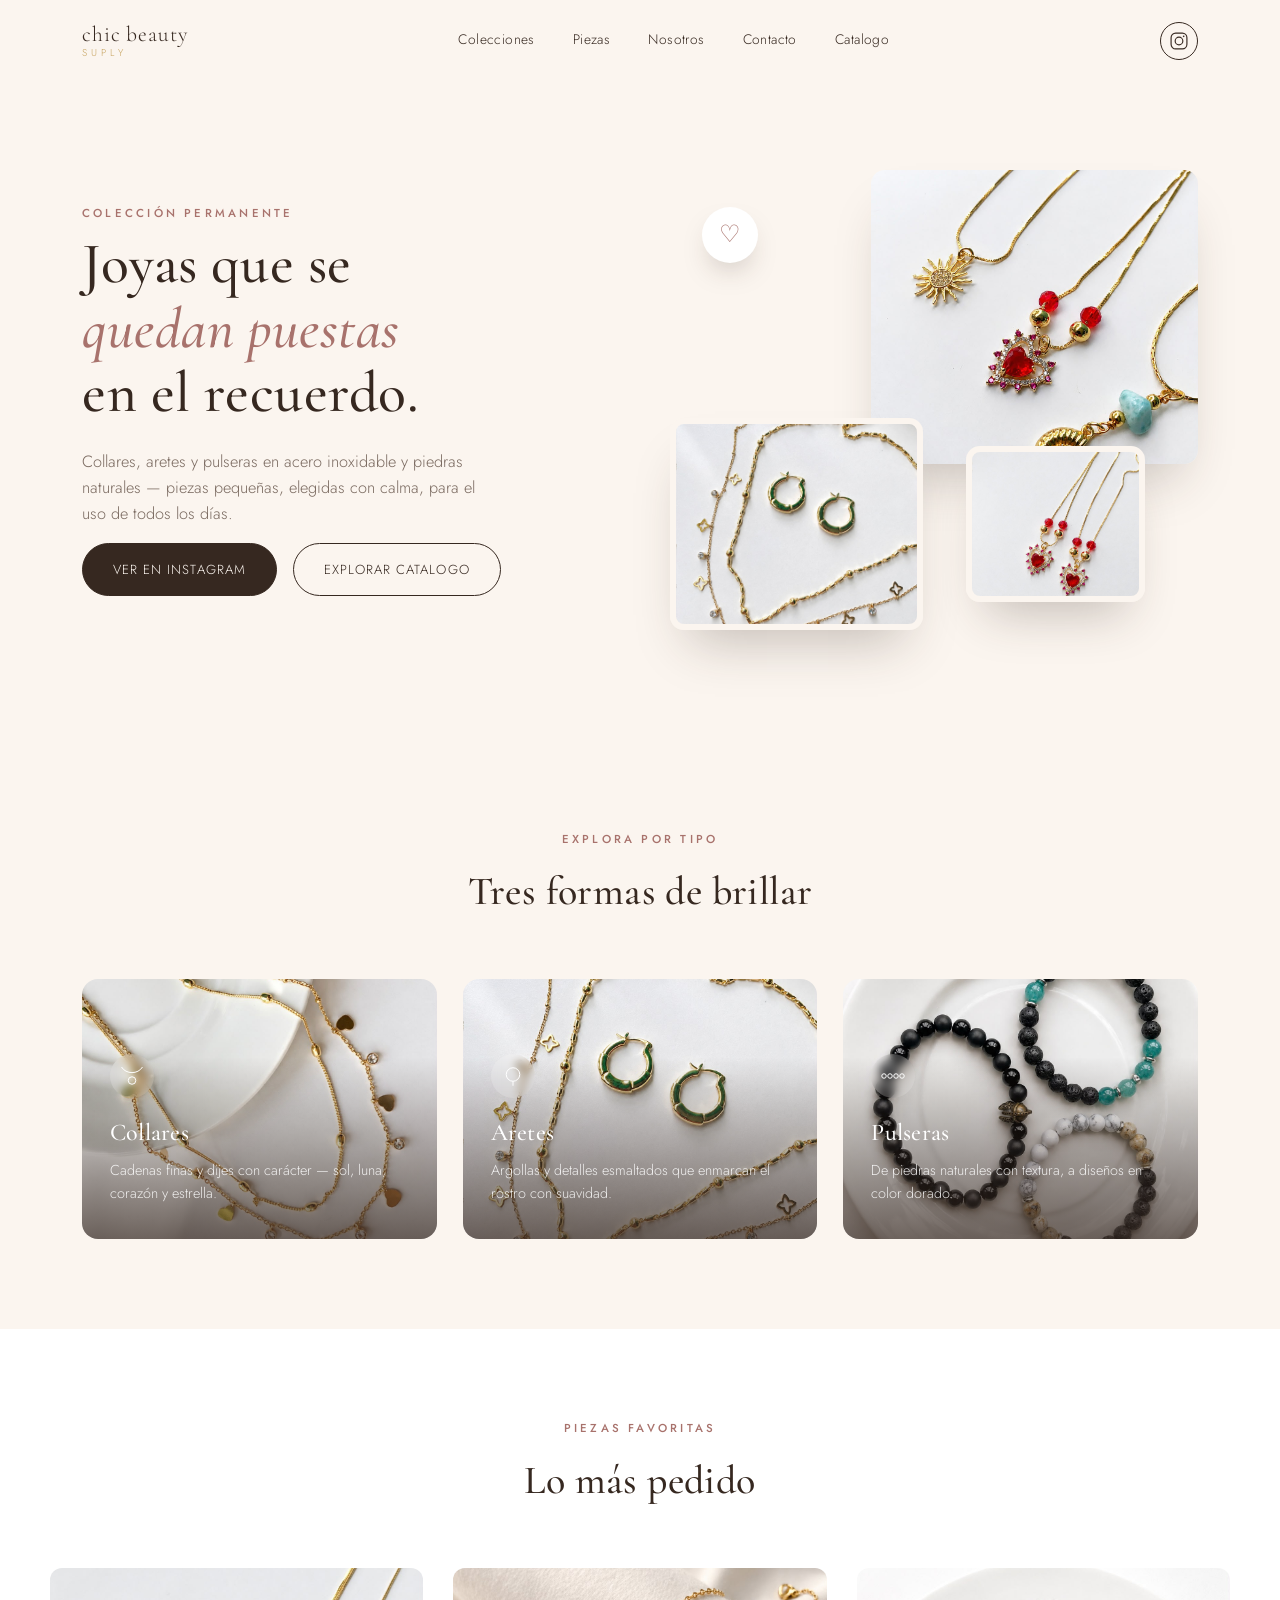
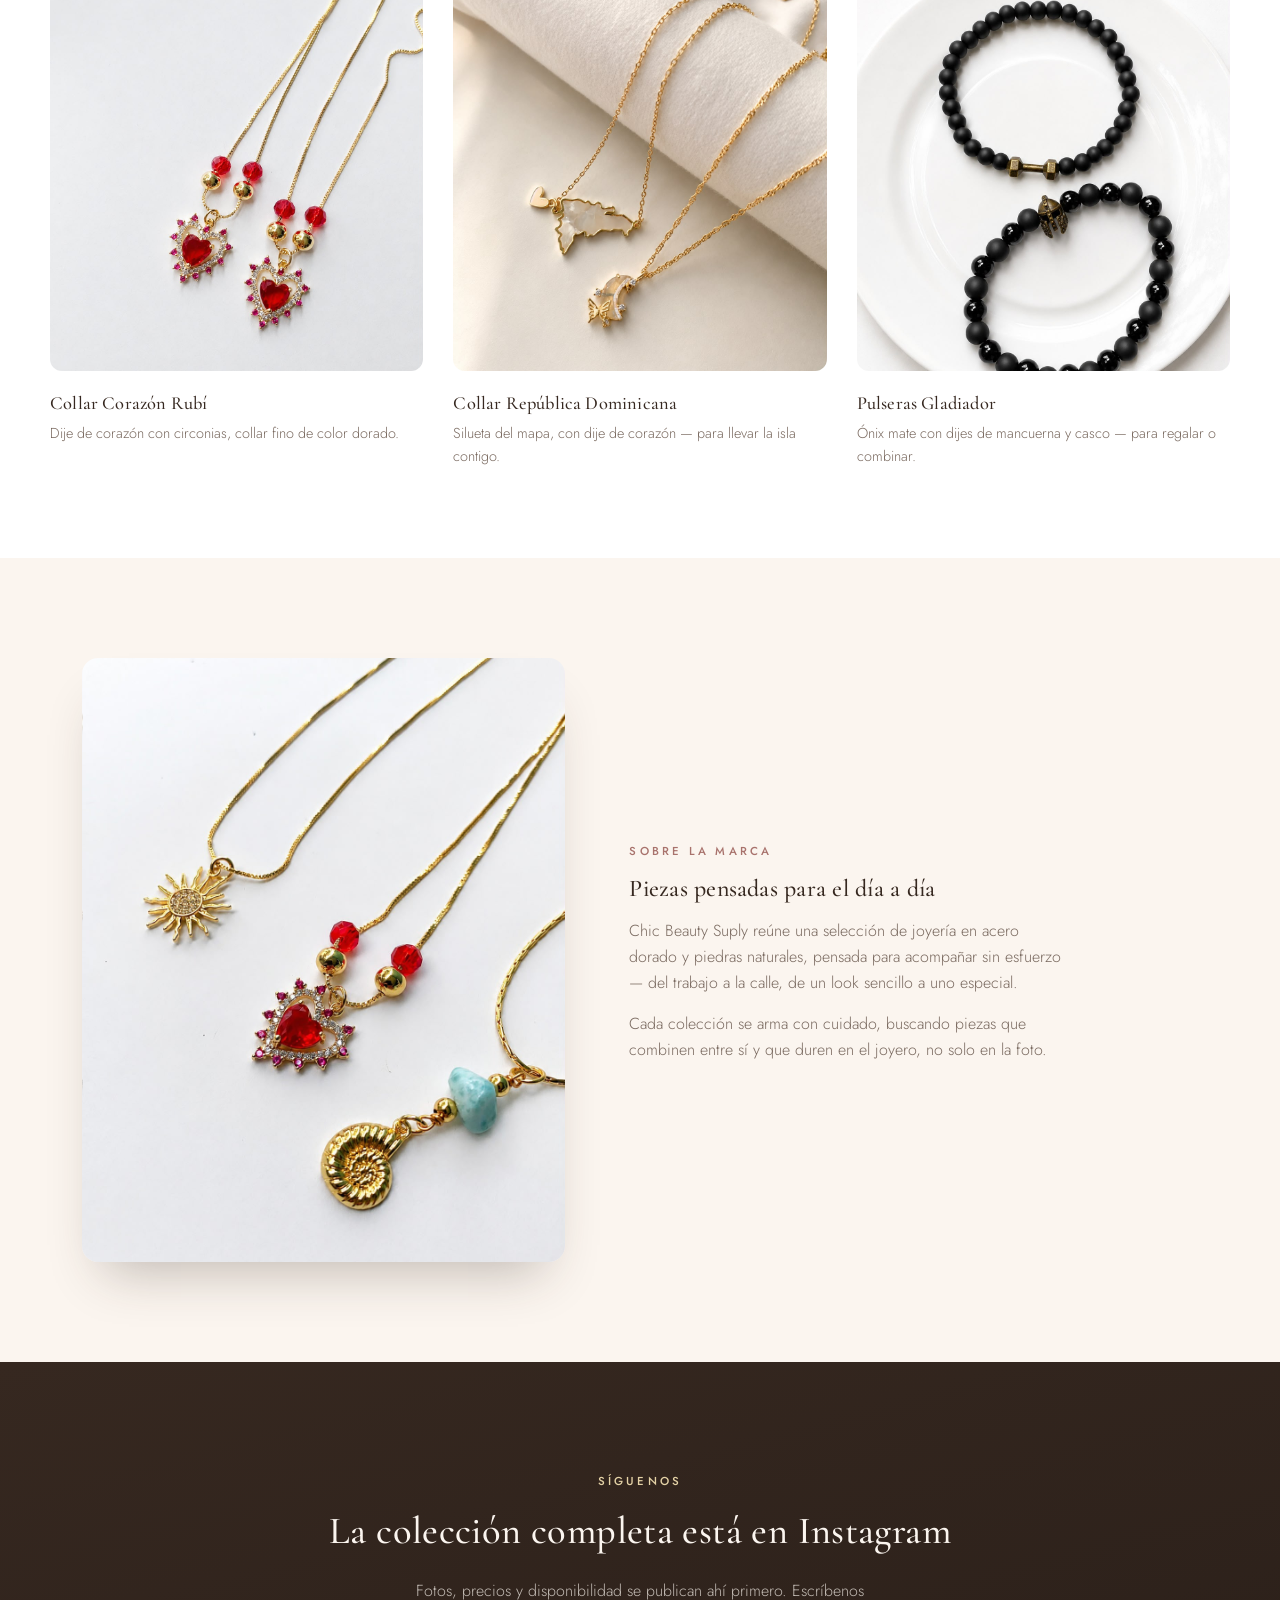
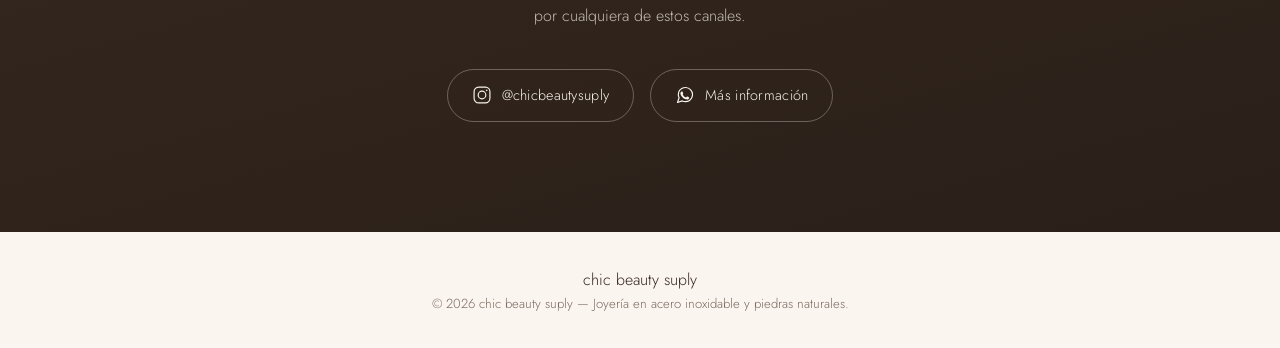
<file: index.html>
<!DOCTYPE html>
<html lang="es">
<head>
<meta charset="UTF-8">
<meta name="viewport" content="width=device-width, initial-scale=1.0">
<title>Joyería - Chic Beauty Suply</title>
<meta name="description" content="chic beauty suply — collares, aretes y pulseras en acero dorado y piedras naturales. Descubre la colección y síguenos en Instagram.">


<link rel="preconnect" href="https://fonts.googleapis.com">
<link rel="preconnect" href="https://fonts.gstatic.com" crossorigin>
<link href="https://fonts.googleapis.com/css2?family=Cormorant+Garamond:ital,wght@0,400;0,500;0,600;1,500&family=Jost:wght@300;400;500;600&display=swap" rel="stylesheet">

<link rel="stylesheet" href="styles.css">
<link rel="shortcut icon" href="images/favicon.ico" type="image/x-icon">
</head>
<body>

<!-- ===== Hilo dorado decorativo (motivo firma) ===== -->
<svg class="thread" width="3" height="100%" viewBox="0 0 3 3000" preserveAspectRatio="none" aria-hidden="true">
  <path id="threadPath" d="M1.5 0 L1.5 3000" stroke="url(#threadGradient)" stroke-width="1.5" fill="none" stroke-linecap="round"/>
  <defs>
    <linearGradient id="threadGradient" x1="0" y1="0" x2="0" y2="1">
      <stop offset="0%" stop-color="#C6A25D" stop-opacity="0"/>
      <stop offset="8%" stop-color="#C6A25D" stop-opacity="0.55"/>
      <stop offset="92%" stop-color="#C6A25D" stop-opacity="0.55"/>
      <stop offset="100%" stop-color="#C6A25D" stop-opacity="0"/>
    </linearGradient>
  </defs>
</svg>

<header class="nav" id="nav">
  <div class="nav-inner">
    <a href="#top" class="wordmark">
      <span class="wordmark-top">chic beauty</span>
      <span class="wordmark-bottom">suply</span>
    </a>
    <nav class="nav-links">
      <a href="#colecciones">Colecciones</a>
      <a href="#destacadas">Piezas</a>
      <a href="#nosotros">Nosotros</a>
      <a href="#contacto">Contacto</a>
      <a href="catalogo.html">Catalogo</a>
    </nav>
    <a class="nav-ig" href="#contacto" aria-label="Instagram">
      <svg viewBox="0 0 24 24" width="20" height="20" fill="none" stroke="currentColor" stroke-width="1.4">
        <rect x="2.5" y="2.5" width="19" height="19" rx="5.5"/>
        <circle cx="12" cy="12" r="4.6"/>
        <circle cx="17.6" cy="6.4" r="1" fill="currentColor" stroke="none"/>
      </svg>
    </a>
  </div>
</header>

<section class="hero" id="top">
  <div class="hero-inner">
    <div class="hero-text reveal">
      <p class="eyebrow">Colección permanente</p>
      <h1>Joyas que se<br><em>quedan puestas</em><br>en el recuerdo.</h1>
      <p class="hero-sub">Collares, aretes y pulseras en acero inoxidable y piedras naturales — piezas pequeñas, elegidas con calma, para el uso de todos los días.</p>
      <div class="hero-cta">
        <a href="#contacto" class="btn btn-primary">Ver en Instagram</a>
        <a href="catalogo.html" class="btn btn-ghost">Explorar catalogo</a>
      </div>
    </div>

    <div class="hero-collage reveal" aria-hidden="true">
      <div class="collage-item item-1" style="--img:url('images/collar-corazon-sol-argolla.jpeg')"></div>
      <div class="collage-item item-2" style="--img:url('images/aretes-y-collar.jpeg')"></div>
      <div class="collage-item item-3" style="--img:url('images/collares-de-corazon.jpeg')"></div>
      <div class="charm charm-heart">♡</div>
    </div>
  </div>
</section>

<!-- ===== COLECCIONES ===== -->
<section class="collections" id="colecciones">
  <div class="section-head reveal">
    <p class="eyebrow">Explora por tipo</p>
    <h2>Tres formas de brillar</h2>
  </div>

  <div class="collection-grid">
    <a class="collection-card reveal" href="#destacadas" style="--img:url('images/collar.jpeg')">
      <span class="collection-icon">
        <svg viewBox="0 0 40 40" width="30" height="30" fill="none" stroke="currentColor" stroke-width="1.3"><path d="M6 8c6 10 22 10 28 0" /><circle cx="20" cy="26" r="5"/></svg>
      </span>
      <h3>Collares</h3>
      <p>Cadenas finas y dijes con carácter — sol, luna, corazón y estrella.</p>
    </a>

    <a class="collection-card reveal" href="#destacadas" style="--img:url('images/aretes-y-collar.jpeg')">
      <span class="collection-icon">
        <svg viewBox="0 0 40 40" width="30" height="30" fill="none" stroke="currentColor" stroke-width="1.3"><circle cx="20" cy="18" r="9"/><path d="M20 27v6"/></svg>
      </span>
      <h3>Aretes</h3>
      <p>Argollas y detalles esmaltados que enmarcan el rostro con suavidad.</p>
    </a>

    <a class="collection-card reveal" href="#destacadas" style="--img:url('images/pulseras.jpeg')">
      <span class="collection-icon">
        <svg viewBox="0 0 40 40" width="30" height="30" fill="none" stroke="currentColor" stroke-width="1.3"><circle cx="8" cy="20" r="3"/><circle cx="16" cy="20" r="3"/><circle cx="24" cy="20" r="3"/><circle cx="32" cy="20" r="3"/></svg>
      </span>
      <h3>Pulseras</h3>
      <p>De piedras naturales con textura, a diseños en color dorado.</p>
    </a>
  </div>
</section>

<!-- ===== DESTACADAS ===== -->
<section class="featured" id="destacadas">
  <div class="section-head reveal">
    <p class="eyebrow">Piezas favoritas</p>
    <h2>Lo más pedido</h2>
  </div>

  <div class="featured-grid">    

    <article class="product reveal">
      <div class="product-img" style="--img:url('images/collares-de-corazon.jpeg')"></div>
      <div class="product-info">
        <h3>Collar Corazón Rubí</h3>
        <p>Dije de corazón con circonias, collar fino de color dorado.</p>
      </div>
    </article>

    <article class="product reveal">
      <div class="product-img" style="--img:url('images/collar-rd-y-luna.jpeg')"></div>
      <div class="product-info">
        <h3>Collar República Dominicana</h3>
        <p>Silueta del mapa, con dije de corazón — para llevar la isla contigo.</p>
      </div>
    </article>
    </article>

    <article class="product reveal">
      <div class="product-img" style="--img:url('images/pulseras-gladiador.jpeg')"></div>
      <div class="product-info">
        <h3>Pulseras Gladiador</h3>
        <p>Ónix mate con dijes de mancuerna y casco — para regalar o combinar.</p>
      </div>
    </article>

  </div>
</section>

<section class="about" id="nosotros">
  <div class="about-inner">
    <div class="about-frame reveal" style="--img:url('images/collar-corazon-sol-argolla.jpeg')"></div>
    <div class="about-text reveal">
      <p class="eyebrow">Sobre la marca</p>
      <h2>Piezas pensadas para el día a día</h2>
      <p>Chic Beauty Suply reúne una selección de joyería en acero dorado y piedras naturales, pensada para acompañar sin esfuerzo — del trabajo a la calle, de un look sencillo a uno especial.</p>
      <p>Cada colección se arma con cuidado, buscando piezas que combinen entre sí y que duren en el joyero, no solo en la foto.</p>
    </div>
  </div>
</section>

<!-- ===== CONTACTO / REDES ===== -->
<section class="social" id="contacto">
  <div class="social-inner reveal">
    <p class="eyebrow eyebrow-light">Síguenos</p>
    <h2>La colección completa está en Instagram</h2>
    <p class="social-sub">Fotos, precios y disponibilidad se publican ahí primero. Escríbenos por cualquiera de estos canales.</p>

    <div class="social-links">
      <a href="https://instagram.com/chicbeautysuply" target="_blank" rel="noopener" class="social-pill">
        <svg viewBox="0 0 24 24" width="20" height="20" fill="none" stroke="currentColor" stroke-width="1.4" stroke-linecap="round" stroke-linejoin="round">
          <rect x="2.5" y="2.5" width="19" height="19" rx="5.5"/>
          <circle cx="12" cy="12" r="4.6"/>
          <circle cx="17.6" cy="6.4" r="1" fill="currentColor" stroke="none"/>
        </svg>  
        <span>@chicbeautysuply</span>
      </a>

      <a href="https://wa.me/18093260233?text=Hola%2C%20vi%20tus%20productos%20en%20tu%20p%C3%A1gina%20y%20me%20gustar%C3%ADa%20saber%20m%C3%A1s%20sobre%20los%20productos%20de%20ChicBeautySupply." target="_blank" rel="noopener" class="social-pill">
        <svg viewBox="0 0 24 24" width="20" height="20" fill="none" stroke="currentColor" stroke-width="1.4" stroke-linecap="round" stroke-linejoin="round">
          <path d="M21 11.5a8.38 8.38 0 0 1-.9 3.8 8.5 8.5 0 0 1-7.6 4.7 8.38 8.38 0 0 1-3.8-.9L3 21l1.9-5.7a8.38 8.38 0 0 1-.9-3.8 8.5 8.5 0 0 1 4.7-7.6 8.38 8.38 0 0 1 3.8-.9h.5a8.48 8.48 0 0 1 8 8v.5z"/>
          <path d="M16.5 14.5c-.3 0-1.5-.7-1.7-.8-.2-.1-.4-.1-.5.1s-.6.8-.8 1-.3.1-.6 0a7.5 7.5 0 0 1-2.2-1.4 8.3 8.3 0 0 1-1.5-1.9c-.2-.3 0-.4.1-.5l.4-.5c.1-.2.2-.3.1-.5s-.5-1.3-.7-1.8c-.2-.5-.4-.4-.5-.4h-.5c-.2 0-.5.1-.7.3a2.9 2.9 0 0 0-.9 2.1c0 1.2.9 2.4 1 2.6s1.8 2.8 4.4 3.9c.6.3 1.1.4 1.5.5.6.2 1.2.2 1.7.1.5-.1 1.5-.6 1.7-1.2.2-.6.2-1.1.1-1.2-.1-.1-.3-.2-.6-.2z" fill="currentColor" stroke="none"/>
        </svg>
        <span>Más información</span>
      </a>  
    </div>
    
  </div>
</section>

<footer class="footer">
  <div class="footer-inner">
    <span class="wordmark small">chic beauty suply</span>
    <p>&copy; <span id="year"></span> chic beauty suply — Joyería en acero inoxidable y piedras naturales.</p>
  </div>
</footer>

<script src="script.js"></script>
</body>
</html>
</file>
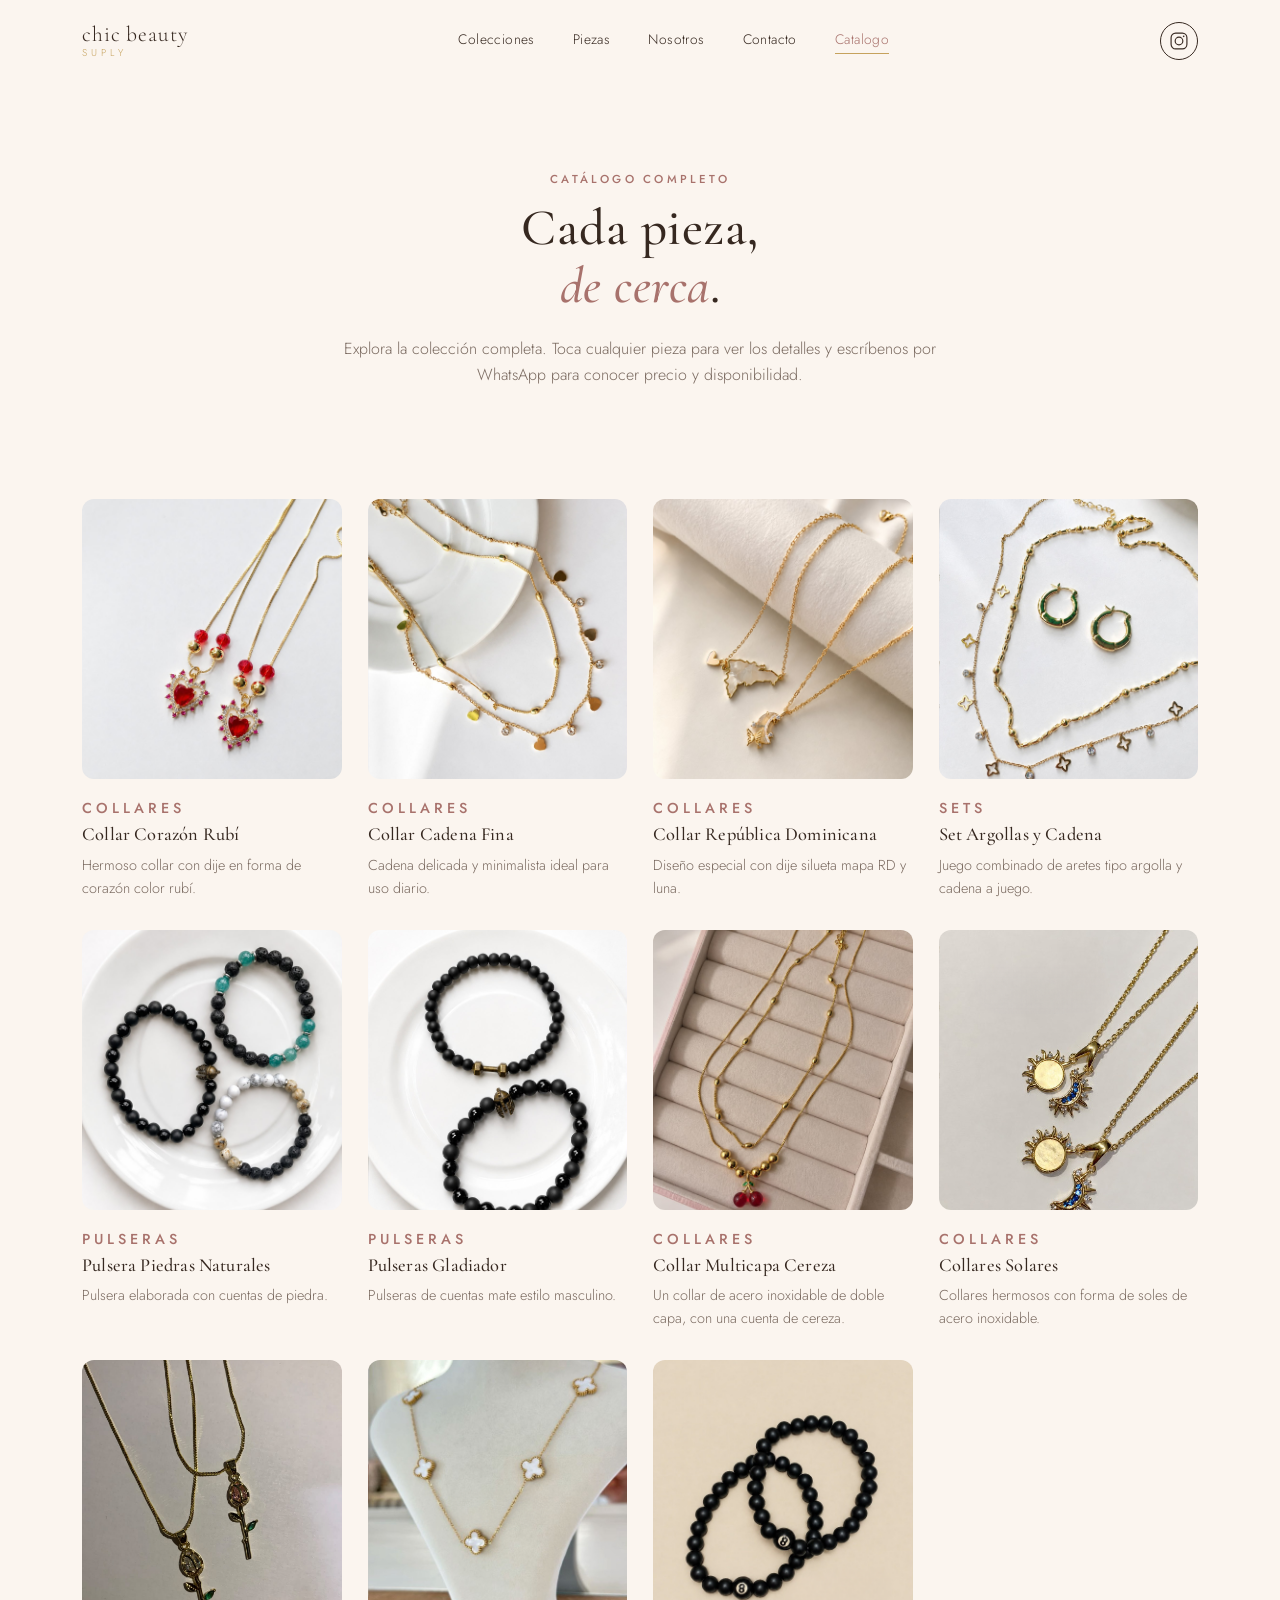
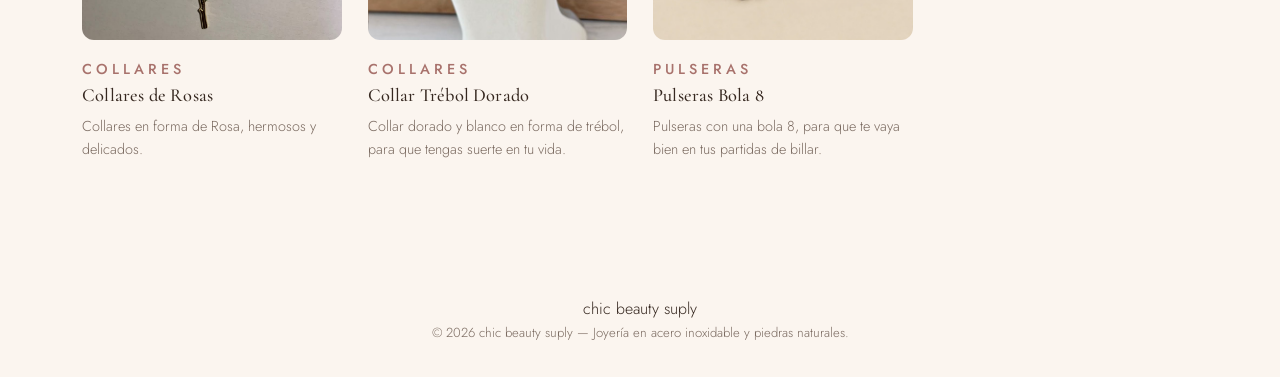
<file: catalogo.html>
<!DOCTYPE html>
<html lang="es">
<head>
<meta charset="UTF-8">
<meta name="viewport" content="width=device-width, initial-scale=1.0">
<title>Catálogo — chic beauty suply</title>
<meta name="description" content="Catálogo completo de chic beauty suply — collares, aretes y pulseras en acero dorado y piedras naturales. Consulta precio y disponibilidad por WhatsApp.">

<link rel="preconnect" href="https://fonts.googleapis.com">
<link rel="preconnect" href="https://fonts.gstatic.com" crossorigin>
<link href="https://fonts.googleapis.com/css2?family=Cormorant+Garamond:ital,wght@0,400;0,500;0,600;1,500&family=Jost:wght@300;400;500;600&display=swap" rel="stylesheet">

<link rel="stylesheet" href="styles.css">
<link rel="shortcut icon" href="images/favicon.ico" type="image/x-icon">
</head>
<body>

<!-- ===== Hilo dorado decorativo (motivo firma) ===== -->
<svg class="thread" width="3" height="100%" viewBox="0 0 3 3000" preserveAspectRatio="none" aria-hidden="true">
  <path d="M1.5 0 L1.5 3000" stroke="url(#threadGradient2)" stroke-width="1.5" fill="none" stroke-linecap="round"/>
  <defs>
    <linearGradient id="threadGradient2" x1="0" y1="0" x2="0" y2="1">
      <stop offset="0%" stop-color="#C6A25D" stop-opacity="0"/>
      <stop offset="8%" stop-color="#C6A25D" stop-opacity="0.55"/>
      <stop offset="92%" stop-color="#C6A25D" stop-opacity="0.55"/>
      <stop offset="100%" stop-color="#C6A25D" stop-opacity="0"/>
    </linearGradient>
  </defs>
</svg>

<header class="nav" id="nav">
  <div class="nav-inner">
    <a href="index.html" class="wordmark">
      <span class="wordmark-top">chic beauty</span>
      <span class="wordmark-bottom">suply</span>
    </a>
    <nav class="nav-links">
      <a href="index.html#colecciones">Colecciones</a>
      <a href="index.html#destacadas">Piezas</a>
      <a href="index.html#nosotros">Nosotros</a>
      <a href="index.html#contacto">Contacto</a>
      <a href="catalogo.html" class="is-active">Catalogo</a>
    </nav>
    <a class="nav-ig" href="index.html#contacto" aria-label="Instagram">
      <svg viewBox="0 0 24 24" width="20" height="20" fill="none" stroke="currentColor" stroke-width="1.4">
        <rect x="2.5" y="2.5" width="19" height="19" rx="5.5"/>
        <circle cx="12" cy="12" r="4.6"/>
        <circle cx="17.6" cy="6.4" r="1" fill="currentColor" stroke="none"/>
      </svg>
    </a>
  </div>
</header>

<!-- ===== ENCABEZADO DEL CATALOGO ===== -->
<section class="catalog-hero" id="top">
  <div class="catalog-hero-inner reveal">
    <p class="eyebrow">Catálogo completo</p>
    <h1>Cada pieza,<br><em>de cerca</em>.</h1>
    <p class="catalog-hero-sub">Explora la colección completa. Toca cualquier pieza para ver los detalles y escríbenos por WhatsApp para conocer precio y disponibilidad.</p>
  </div>
</section>

<!-- ===== GRID DE PRODUCTOS ===== -->
 <section class="catalog-grid-section">
    <div class="catalog-grid" id="catalogGrid">

    <article class="product catalog-card reveal"
      data-category="Collares"
      data-name="Collar Corazón Rubí"
      data-material="Acero Inoxidable"
      data-img="images/collares-de-corazon.jpeg"
      data-description="Hermoso collar con dije en forma de corazón color rubí."
      tabindex="0"
      role="button"
      aria-label="Ver detalles de Collar Corazón Rubí">

      <div class="product-img"
        style="--img:url('images/collares-de-corazon.jpeg')">
      </div>

      <div class="product-info">
        <p class="eyebrow catalog-card-eyebrow">Collares</p>
        <h3>Collar Corazón Rubí</h3>
        <p>Hermoso collar con dije en forma de corazón color rubí.</p>
      </div>
    </article>

    <article class="product catalog-card reveal"
      data-category="Collares"
      data-name="Collar Cadena Fina"
      data-material="Acero Inoxidable"
      data-img="images/collar.jpeg"
      data-description="Cadena delicada y minimalista ideal para uso diario."
      tabindex="0"
      role="button"
      aria-label="Ver detalles de Collar Cadena Fina">

      <div class="product-img"
        style="--img:url('images/collar.jpeg')">
      </div>

      <div class="product-info">
        <p class="eyebrow catalog-card-eyebrow">Collares</p>
        <h3>Collar Cadena Fina</h3>
        <p>Cadena delicada y minimalista ideal para uso diario.</p>
      </div>
    </article>

    <article class="product catalog-card reveal"
      data-category="Collares"
      data-name="Collar República Dominicana"
      data-material="Acero Inoxidable"
      data-img="images/collar-rd-y-luna.jpeg"
      data-description="Diseño especial con dije silueta mapa RD y luna."
      tabindex="0"
      role="button"
      aria-label="Ver detalles de Collar República Dominicana">

      <div class="product-img"
        style="--img:url('images/collar-rd-y-luna.jpeg')">
      </div>

      <div class="product-info">
        <p class="eyebrow catalog-card-eyebrow">Collares</p>
        <h3>Collar República Dominicana</h3>
        <p>Diseño especial con dije silueta mapa RD y luna.</p>
      </div>
    </article>

    <article class="product catalog-card reveal"
      data-category="Sets"
      data-name="Set Argollas y Cadena"
      data-material="Acero Inoxidable"
      data-img="images/aretes-y-collar.jpeg"
      data-description="Juego combinado de aretes tipo argolla y cadena a juego."
      tabindex="0"
      role="button"
      aria-label="Ver detalles de Set Argollas y Cadena">

      <div class="product-img"
        style="--img:url('images/aretes-y-collar.jpeg')">
      </div>

      <div class="product-info">
        <p class="eyebrow catalog-card-eyebrow">Sets</p>
        <h3>Set Argollas y Cadena</h3>
        <p>Juego combinado de aretes tipo argolla y cadena a juego.</p>
      </div>
    </article>

    <article class="product catalog-card reveal"
      data-category="Pulseras"
      data-name="Pulsera Piedras Naturales"
      data-material="Piedra"
      data-img="images/pulseras.jpeg"
      data-description="Pulsera elaborada con cuentas de piedra."
      tabindex="0"
      role="button"
      aria-label="Ver detalles de Pulsera Piedras Naturales">

      <div class="product-img"
        style="--img:url('images/pulseras.jpeg')">
      </div>

      <div class="product-info">
        <p class="eyebrow catalog-card-eyebrow">Pulseras</p>
        <h3>Pulsera Piedras Naturales</h3>
        <p>Pulsera elaborada con cuentas de piedra.</p>
      </div>
    </article>

    <article class="product catalog-card reveal"
      data-category="Pulseras"
      data-name="Pulseras Gladiador"
      data-material="Piedra Mate y Acero"
      data-img="images/pulseras-gladiador.jpeg"
      data-description="Pulseras de cuentas mate estilo masculino."
      tabindex="0"
      role="button"
      aria-label="Ver detalles de Pulseras Gladiador">

      <div class="product-img"
        style="--img:url('images/pulseras-gladiador.jpeg')">
      </div>

      <div class="product-info">
        <p class="eyebrow catalog-card-eyebrow">Pulseras</p>
        <h3>Pulseras Gladiador</h3>
        <p>Pulseras de cuentas mate estilo masculino.</p>
      </div>
    </article>

    <article class="product catalog-card reveal"
      data-category="Collares"
      data-name="Collar Multicapa Cereza"
      data-material="Acero Inoxidable"
      data-img="images/collar-multicapa-cereza.jpeg"
      data-description="Un collar de acero inoxidable de doble capa, con una cuenta de cereza."
      tabindex="0"
      role="button"
      aria-label="Ver detalles de Collar Multicapa Cereza">

      <div class="product-img"
        style="--img:url('images/collar-multicapa-cereza.jpeg')">
      </div>

      <div class="product-info">
        <p class="eyebrow catalog-card-eyebrow">Collares</p>
        <h3>Collar Multicapa Cereza</h3>
        <p>Un collar de acero inoxidable de doble capa, con una cuenta de cereza.</p>
      </div>
    </article>

    <article class="product catalog-card reveal"
      data-category="Collares"
      data-name="Collares Solares"
      data-material="Acero Inoxidable"
      data-img="images/collar-sol.jpeg"
      data-description="Collares hermosos con forma de soles de acero inoxidable."
      tabindex="0"
      role="button"
      aria-label="Ver detalles de Collares Solares">

      <div class="product-img"
        style="--img:url('images/collar-sol.jpeg')">
      </div>

      <div class="product-info">
        <p class="eyebrow catalog-card-eyebrow">Collares</p>
        <h3>Collares Solares</h3>
        <p>Collares hermosos con forma de soles de acero inoxidable.</p>
      </div>
    </article>

    <article class="product catalog-card reveal"
      data-category="Collares"
      data-name="Collares de Rosas"
      data-material="Acero Inoxidable"
      data-img="images/collar-rosa.jpeg"
      data-description="Collares en forma de Rosa, hermosos y delicados."
      tabindex="0"
      role="button"
      aria-label="Ver detalles de Collares de Rosas">

      <div class="product-img"
        style="--img:url('images/collar-rosa.jpeg')">
      </div>

      <div class="product-info">
        <p class="eyebrow catalog-card-eyebrow">Collares</p>
        <h3>Collares de Rosas</h3>
        <p>Collares en forma de Rosa, hermosos y delicados.</p>
      </div>
    </article>

    <article class="product catalog-card reveal"
      data-category="Collares"
      data-name="Collar Trébol Dorado"
      data-material="Acero Inoxidable"
      data-img="images/collar-trebol.jpeg"
      data-description="Collar dorado y blanco en forma de trébol, para que tengas suerte en tu vida."
      tabindex="0"
      role="button"
      aria-label="Ver detalles de Collar Trébol Dorado">

      <div class="product-img"
        style="--img:url('images/collar-trebol.jpeg')">
      </div>

      <div class="product-info">
        <p class="eyebrow catalog-card-eyebrow">Collares</p>
        <h3>Collar Trébol Dorado</h3>
        <p>Collar dorado y blanco en forma de trébol, para que tengas suerte en tu vida.</p>
      </div>
    </article>

    <article class="product catalog-card reveal"
      data-category="Pulseras"
      data-name="Pulseras Bola 8"
      data-material="Piedra"
      data-img="images/pulseras-bola8.jpeg"
      data-description="Pulseras con una bola 8, para que te vaya bien en tus partidas de billar."
      tabindex="0"
      role="button"
      aria-label="Ver detalles de Pulseras Bola 8">

      <div class="product-img"
        style="--img:url('images/pulseras-bola8.jpeg')">
      </div>

      <div class="product-info">
        <p class="eyebrow catalog-card-eyebrow">Pulseras</p>
        <h3>Pulseras Bola 8</h3>
        <p>Pulseras con una bola 8, para que te vaya bien en tus partidas de billar.</p>
      </div>
    </article>
  </div>
</section>


<!-- ===== MODAL DE PRODUCTO ===== -->
<div class="modal-overlay" id="modalOverlay">
  <div class="modal-card" role="dialog" aria-modal="true" aria-labelledby="modalTitle">
    <button class="modal-close" id="modalClose" aria-label="Cerrar">&times;</button>
    <div class="modal-img" id="modalImg"></div>
    <div class="modal-body">
      <p class="eyebrow" id="modalCategory">Colección</p>
      <h3 id="modalTitle">Nombre de la pieza</h3>
      <p id="modalDesc">Descripción de la pieza.</p>
      <p class="modal-material" id="modalMaterial">Acero dorado</p>
      <div class="modal-actions">
        <a class="btn btn-primary" id="modalWhatsapp" href="#" target="_blank" rel="noopener">Preguntar por WhatsApp</a>
        <button class="btn btn-ghost" id="modalCloseBtn" type="button">Cerrar</button>
      </div>
    </div>
  </div>
</div>

<footer class="footer">
  <div class="footer-inner">
    <span class="wordmark small">chic beauty suply</span>
    <p>&copy; <span id="year"></span> chic beauty suply — Joyería en acero inoxidable y piedras naturales.</p>
  </div>
</footer>

<script src="catalogo.js"></script>
<script src="script.js"></script>
</body>
</html>
</file>
<file: styles.css>
:root{
  --cream:      #FBF5EF;
  --cream-deep: #F3E9DE;
  --white:      #FFFFFF;
  --blush:      #EFD4CE;
  --blush-soft: #F6E4E0;
  --rose-deep:  #A8726C;
  --gold:       #C6A25D;
  --gold-light: #E4D2A6;
  --ink:        #362820;
  --ink-soft:   #7A6A60;

  --serif: "Cormorant Garamond", "Times New Roman", serif;
  --sans:  "Jost", "Helvetica Neue", Arial, sans-serif;

  --maxw: 1180px;
}

*{ box-sizing:border-box; }
html{ scroll-behavior:smooth; }

body{
  margin:0;
  background:var(--cream);
  color:var(--ink);
  font-family:var(--sans);
  font-weight:300;
  line-height:1.6;
  -webkit-font-smoothing:antialiased;
  overflow-x:hidden;
}

h1,h2,h3{
  font-family:var(--serif);
  font-weight:500;
  color:var(--ink);
  margin:0 0 .4em;
  letter-spacing:.01em;
}

p{ margin:0 0 1em; color:var(--ink-soft); }

a{ color:inherit; text-decoration:none; }

img,.no-select{ -webkit-user-drag:none; user-select:none; }

.eyebrow{
  font-family:var(--sans);
  font-size:.72rem;
  letter-spacing:.28em;
  text-transform:uppercase;
  color:var(--rose-deep);
  margin:0 0 .9em;
  font-weight:500;
}
.eyebrow-light{ color:var(--gold-light); }

/* ---------- hilo dorado decorativo ---------- */
.thread{
  position:absolute;
  top:0; left:50%;
  transform:translateX(-.75px);
  height:100%;
  z-index:0;
  pointer-events:none;
  opacity:.5;
}

/* ---------- reveal on scroll ---------- */
.reveal{
  opacity:0;
  transform:translateY(22px);
  transition:opacity .9s ease, transform .9s ease;
}
.reveal.is-visible{ opacity:1; transform:none; }

@media (prefers-reduced-motion: reduce){
  .reveal{ opacity:1; transform:none; transition:none; }
  html{ scroll-behavior:auto; }
}

/* ---------- NAV ---------- */
.nav{
  position:fixed;
  top:0; left:0; right:0;
  z-index:100;
  padding:22px 0;
  transition:background .35s ease, padding .35s ease, box-shadow .35s ease;
}
.nav.scrolled{
  background:rgba(251,245,239,.88);
  backdrop-filter:blur(10px);
  padding:14px 0;
  box-shadow:0 1px 0 rgba(54,40,32,.06);
}
.nav-inner{
  max-width:var(--maxw);
  margin:0 auto;
  padding:0 32px;
  display:flex;
  align-items:center;
  justify-content:space-between;
}
.wordmark{
  display:flex;
  flex-direction:column;
  line-height:1;
}
.wordmark-top{
  font-family:var(--serif);
  font-size:1.35rem;
  letter-spacing:.04em;
  color:var(--ink);
}
.wordmark-bottom{
  font-family:var(--sans);
  font-size:.62rem;
  letter-spacing:.42em;
  text-transform:uppercase;
  color:var(--gold);
  margin-top:2px;
}
.wordmark.small .wordmark-top{ font-size:1.1rem; }

.nav-links{
  display:flex;
  gap:38px;
}
.nav-links a{
  font-size:.86rem;
  letter-spacing:.03em;
  color:var(--ink);
  position:relative;
  padding-bottom:4px;
}
.nav-links a::after{
  content:"";
  position:absolute; left:0; bottom:0;
  width:0; height:1px;
  background:var(--gold);
  transition:width .3s ease;
}
.nav-links a:hover::after{ width:100%; }

.nav-ig{
  width:38px; height:38px;
  border:1px solid var(--ink);
  border-radius:50%;
  display:flex; align-items:center; justify-content:center;
  color:var(--ink);
  transition:background .3s ease, color .3s ease, border-color .3s ease;
}
.nav-ig:hover{ background:var(--ink); color:var(--cream); }

@media (max-width:820px){
  .nav-links{ display:none; }
}

/* ---------- BUTTONS ---------- */
.btn{
  display:inline-flex;
  align-items:center;
  justify-content:center;
  padding:15px 30px;
  font-size:.82rem;
  letter-spacing:.08em;
  text-transform:uppercase;
  border-radius:999px;
  transition:all .3s ease;
  white-space:nowrap;
}
.btn-primary{
  background:var(--ink);
  color:var(--cream);
  border:1px solid var(--ink);
}
.btn-primary:hover{
  background:var(--rose-deep);
  border-color:var(--rose-deep);
}
.btn-ghost{
  background:transparent;
  color:var(--ink);
  border:1px solid var(--ink);
}
.btn-ghost:hover{
  border-color:var(--gold);
  color:var(--rose-deep);
}

/* ---------- HERO ---------- */
.hero{
  position:relative;
  padding:170px 32px 110px;
  max-width:var(--maxw);
  margin:0 auto;
}
.hero-inner{
  display:grid;
  grid-template-columns:1fr 1fr;
  gap:60px;
  align-items:center;
}
.hero-text h1{
  font-size:clamp(2.4rem, 4.6vw, 3.6rem);
  line-height:1.12;
}
.hero-text h1 em{
  font-style:italic;
  color:var(--rose-deep);
}
.hero-sub{
  max-width:420px;
  font-size:1.02rem;
}
.hero-cta{
  display:flex;
  gap:16px;
  flex-wrap:wrap;
  margin-top:8px;
}

.hero-collage{
  position:relative;
  height:460px;
}
.collage-item{
  position:absolute;
  background-image: var(--img), linear-gradient(150deg, var(--blush-soft), var(--gold-light));
  background-size:cover;
  background-position:center;
  border-radius:14px;
  box-shadow:0 30px 50px -20px rgba(54,40,32,.28);
}
.item-1{ width:62%; height:64%; top:0; right:0; }
.item-2{ width:48%; height:46%; bottom:0; left:0; border:6px solid var(--cream); }
.item-3{ width:34%; height:34%; bottom:6%; right:10%; border:6px solid var(--cream); }
.charm{
  position:absolute;
  top:8%; left:6%;
  width:56px; height:56px;
  border-radius:50%;
  background:var(--white);
  display:flex; align-items:center; justify-content:center;
  font-family:var(--serif);
  font-size:1.5rem;
  color:var(--rose-deep);
  box-shadow:0 14px 30px -12px rgba(54,40,32,.35);
  animation:float 5s ease-in-out infinite;
}
@keyframes float{
  0%,100%{ transform:translateY(0); }
  50%{ transform:translateY(-10px); }
}

@media (max-width:900px){
  .hero{ padding:140px 22px 70px; }
  .hero-inner{ grid-template-columns:1fr; }
  .hero-collage{ height:340px; order:-1; }
}

/* ---------- SECTION HEAD ---------- */
.section-head{
  text-align:center;
  max-width:600px;
  margin:0 auto 56px;
}
.section-head h2{ font-size:clamp(1.9rem, 3.4vw, 2.5rem); }

/* ---------- COLLECTIONS ---------- */
.collections{
  max-width:var(--maxw);
  margin:0 auto;
  padding:90px 32px;
  position:relative;
}
.collection-grid{
  display:grid;
  grid-template-columns:repeat(3, 1fr);
  gap:26px;
}
.collection-card{
  position:relative;
  border-radius:16px;
  padding:34px 28px;
  min-height:260px;
  display:flex;
  flex-direction:column;
  justify-content:flex-end;
  overflow:hidden;
  isolation:isolate;
  background-image: var(--img), linear-gradient(160deg, var(--blush), var(--cream-deep));
  background-size:cover;
  background-position:center;
  color:var(--white);
  transition:transform .45s ease;
}
.collection-card::before{
  content:"";
  position:absolute; inset:0;
  background:linear-gradient(180deg, rgba(54,40,32,0) 30%, rgba(54,40,32,.72) 100%);
  z-index:-1;
}
.collection-card:hover{ transform:translateY(-8px); }
.collection-icon{
  width:44px; height:44px;
  border-radius:50%;
  background:rgba(255,255,255,.18);
  backdrop-filter:blur(4px);
  display:flex; align-items:center; justify-content:center;
  margin-bottom:16px;
}
.collection-card h3{
  color:var(--white);
  font-size:1.5rem;
  margin-bottom:.25em;
}
.collection-card p{
  color:rgba(255,255,255,.85);
  font-size:.9rem;
  margin:0;
}

@media (max-width:820px){
  .collection-grid{ grid-template-columns:1fr; }
}

/* ---------- FEATURED PRODUCTS ---------- */
.featured{
  background:var(--white);
  padding:90px 32px;
  position:relative;
}
.featured-grid{
  max-width:var(--maxw);
  margin:0 auto;
  display:grid;
  grid-template-columns:repeat(3, 1fr);
  gap:38px 30px;
}
.product-img{
  aspect-ratio:1/1.08;
  border-radius:12px;
  background-image: var(--img), linear-gradient(160deg, var(--blush-soft), var(--gold-light));
  background-size:cover;
  background-position:center;
  margin-bottom:18px;
  transition:transform .5s ease;
}
.product:hover .product-img{ transform:scale(1.03); }
.product-info h3{
  font-size:1.15rem;
  margin-bottom:.2em;
}
.product-info p{
  font-size:.9rem;
  margin:0;
}

@media (max-width:900px){
  .featured-grid{ grid-template-columns:repeat(2, 1fr); }
}
@media (max-width:560px){
  .featured-grid{ grid-template-columns:1fr; }
}

/* ---------- ABOUT ---------- */
.about{
  max-width:var(--maxw);
  margin:0 auto;
  padding:100px 32px;
}
.about-inner{
  display:grid;
  grid-template-columns:.85fr 1fr;
  gap:64px;
  align-items:center;
}
.about-frame{
  aspect-ratio:4/5;
  border-radius:16px;
  background-image: var(--img), linear-gradient(160deg, var(--blush), var(--cream-deep));
  background-size:cover;
  background-position:center;
  box-shadow:0 30px 50px -22px rgba(54,40,32,.3);
}
.about-text p{ max-width:440px; }

@media (max-width:820px){
  .about-inner{ grid-template-columns:1fr; }
  .about-frame{ order:-1; max-width:340px; margin:0 auto; }
}

/* ---------- SOCIAL / CONTACTO ---------- */
.social{
  background:linear-gradient(165deg, var(--ink) 0%, #2a1f19 100%);
  padding:110px 32px;
  text-align:center;
  position:relative;
}
.social-inner{ max-width:640px; margin:0 auto; }
.social h2{
  color:var(--cream);
  font-size:clamp(1.8rem, 3.4vw, 2.4rem);
}
.social-sub{
  color:rgba(251,245,239,.72);
  max-width:460px;
  margin:0 auto 40px;
}
.social-links{
  display:flex;
  justify-content:center;
  flex-wrap:wrap;
  gap:16px;
}
.social-pill{
  display:flex;
  align-items:center;
  gap:10px;
  padding:14px 24px;
  border:1px solid rgba(251,245,239,.3);
  border-radius:999px;
  color:var(--cream);
  font-size:.9rem;
  letter-spacing:.02em;
  transition:all .3s ease;
}
.social-pill:hover{
  background:var(--gold);
  border-color:var(--gold);
  color:var(--ink);
  transform:translateY(-3px);
}

/* ---------- NAV: estado activo ---------- */
.nav-links a.is-active{ color:var(--rose-deep); }
.nav-links a.is-active::after{ width:100%; }

/* ---------- CATALOGO: encabezado ---------- */
.catalog-hero{
  max-width:var(--maxw);
  margin:0 auto;
  padding:170px 32px 40px;
  text-align:center;
}
.catalog-hero-inner{ max-width:600px; margin:0 auto; }
.catalog-hero h1{
  font-size:clamp(2.2rem, 4.2vw, 3.2rem);
  line-height:1.14;
}
.catalog-hero h1 em{ font-style:italic; color:var(--rose-deep); }
.catalog-hero-sub{ font-size:1rem; }

@media (max-width:820px){
  .catalog-hero{ padding:140px 22px 30px; }
}

/* ---------- CATALOGO: filtros ---------- */
.catalog-filters-section{
  max-width:var(--maxw);
  margin:0 auto;
  padding:10px 32px 0;
}
.catalog-filters{
  display:flex;
  justify-content:center;
  flex-wrap:wrap;
  gap:12px;
}
.filter-pill{
  font-family:var(--sans);
  font-size:.82rem;
  letter-spacing:.03em;
  padding:11px 22px;
  border-radius:999px;
  border:1px solid var(--ink);
  background:transparent;
  color:var(--ink);
  cursor:pointer;
  transition:background .3s ease, color .3s ease, border-color .3s ease;
}
.filter-pill:hover{ border-color:var(--gold); color:var(--rose-deep); }
.filter-pill.is-active{
  background:var(--ink);
  border-color:var(--ink);
  color:var(--cream);
}

/* ---------- CATALOGO: grid ---------- */
.catalog-grid-section{
  max-width:var(--maxw);
  margin:0 auto;
  padding:56px 32px 100px;
}
.catalog-grid{
  display:grid;
  grid-template-columns:repeat(4, 1fr);
  gap:30px 26px;
}
.catalog-card{ cursor:pointer; }
.catalog-card:focus-visible{
  outline:2px solid var(--rose-deep);
  outline-offset:6px;
  border-radius:12px;
}
.catalog-card-eyebrow{ margin-bottom:.35em; }

@media (max-width:1024px){
  .catalog-grid{ grid-template-columns:repeat(3, 1fr); }
}
@media (max-width:760px){
  .catalog-grid{ grid-template-columns:repeat(2, 1fr); }
}
@media (max-width:460px){
  .catalog-grid{ grid-template-columns:1fr; }
}

/* ---------- MODAL DE PRODUCTO ---------- */
body.modal-open{ overflow:hidden; }

.modal-overlay{
  position:fixed;
  inset:0;
  z-index:200;
  display:flex;
  align-items:center;
  justify-content:center;
  padding:24px;
  background:rgba(54,40,32,.55);
  backdrop-filter:blur(6px);
  opacity:0;
  pointer-events:none;
  transition:opacity .35s ease;
}
.modal-overlay.is-active{ opacity:1; pointer-events:auto; }

.modal-card{
  position:relative;
  width:100%;
  max-width:760px;
  max-height:88vh;
  overflow:auto;
  background:var(--white);
  border-radius:20px;
  display:grid;
  grid-template-columns:1fr 1fr;
  box-shadow:0 40px 70px -25px rgba(54,40,32,.4);
  transform:translateY(16px) scale(.98);
  transition:transform .35s ease;
}
.modal-overlay.is-active .modal-card{ transform:translateY(0) scale(1); }

.modal-img{
  min-height:280px;
  background-image: var(--img), linear-gradient(160deg, var(--blush-soft), var(--gold-light));
  background-size:cover;
  background-position:center;
}
.modal-body{ padding:40px; }
.modal-body h3{ font-size:1.5rem; }
.modal-material{
  font-size:.82rem;
  letter-spacing:.03em;
  color:var(--gold);
  margin-top:-.4em;
}
.modal-actions{
  display:flex;
  flex-wrap:wrap;
  gap:12px;
  margin-top:20px;
}
.modal-close{
  position:absolute;
  top:16px; right:16px;
  width:36px; height:36px;
  border-radius:50%;
  border:1px solid rgba(54,40,32,.15);
  background:var(--white);
  color:var(--ink);
  font-size:1.3rem;
  line-height:1;
  cursor:pointer;
  display:flex;
  align-items:center;
  justify-content:center;
  z-index:2;
}
.modal-close:hover{ border-color:var(--gold); color:var(--rose-deep); }

@media (max-width:700px){
  .modal-card{ grid-template-columns:1fr; }
  .modal-img{ min-height:220px; }
  .modal-body{ padding:30px; }
}

/* ---------- FOOTER ---------- */
.footer{
  padding:40px 32px 34px;
  text-align:center;
}
.footer-inner{
  max-width:var(--maxw);
  margin:0 auto;
}
.footer .wordmark-top,
.footer p{ color:var(--ink-soft); }
.footer p{ font-size:.82rem; margin:.4em 0 0; }
</file>
